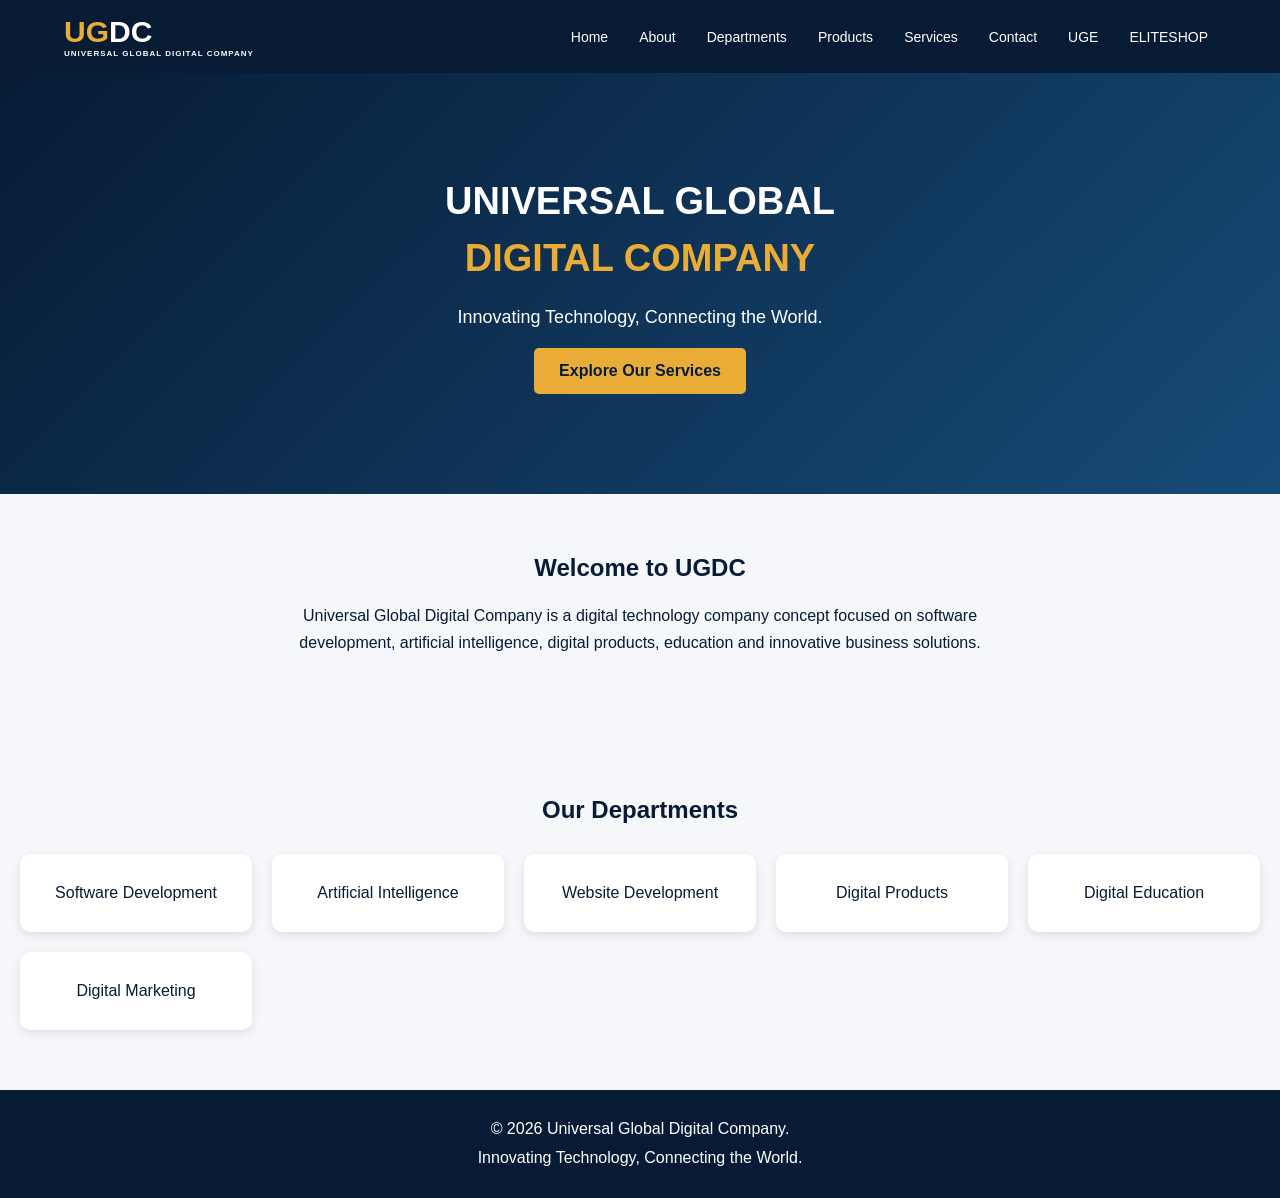
<file: index.html>
<!DOCTYPE html>
<html lang="en">

<head>
    <meta charset="UTF-8">
    <meta name="viewport" content="width=device-width, initial-scale=1.0">

    <title>UGDC | Universal Global Digital Company</title>

    <meta name="description" content="Universal Global Digital Company - Software, AI, Website Development and Digital Solutions.">

    <link rel="stylesheet" href="css/style.css">
</head>

<body>

    
<header class="header">

    <a href="index.html" class="logo">
        <span>UG</span>DC
        <small>UNIVERSAL GLOBAL DIGITAL COMPANY</small>
    </a>

    <button class="menu-toggle" id="menuToggle">
        ☰
    </button>

    
<nav id="navMenu">

    <a href="index.html">Home</a>

    <a href="about.html">About</a>

    <a href="departments.html">Departments</a>

    <a href="products.html">Products</a>

    <a href="services.html">Services</a>

    <a href="contact.html">Contact</a>

    <!-- Connected Platforms -->

    <a href="https://osmanmsukwa32-ai.github.io/Universal-Global-Encyclopedia.-Bs/" target="_blank" rel="noopener noreferrer">UGE</a>

    <a href="https://osmanmsukwa32-ai.github.io/Eliteshop-/" target="_blank" rel="noopener noreferrer">ELITESHOP</a>

</nav>


</header>


    <section class="hero">

        <h1>
            UNIVERSAL GLOBAL
            <span>DIGITAL COMPANY</span>
        </h1>

        <p>
            Innovating Technology,
            Connecting the World.
        </p>

        <a href="services.html" class="btn">
            Explore Our Services
        </a>

    </section>

    <section class="about">

        <h2>Welcome to UGDC</h2>

        <p>
            Universal Global Digital Company is a digital
            technology company concept focused on software
            development, artificial intelligence, digital
            products, education and innovative business solutions.
        </p>

    </section>

    <section class="departments">

        <h2>Our Departments</h2>

        <div class="department-grid">

            <div class="card">Software Development</div>

            <div class="card">Artificial Intelligence</div>

            <div class="card">Website Development</div>

            <div class="card">Digital Products</div>

            <div class="card">Digital Education</div>

            <div class="card">Digital Marketing</div>

        </div>

    </section>

    <footer>
        <p>
            © <span id="year"></span>
            Universal Global Digital Company.
        </p>

        <p>Innovating Technology, Connecting the World.</p>
    </footer>

    <script src="js/script.js"></script>

</body>
</html>
</file>
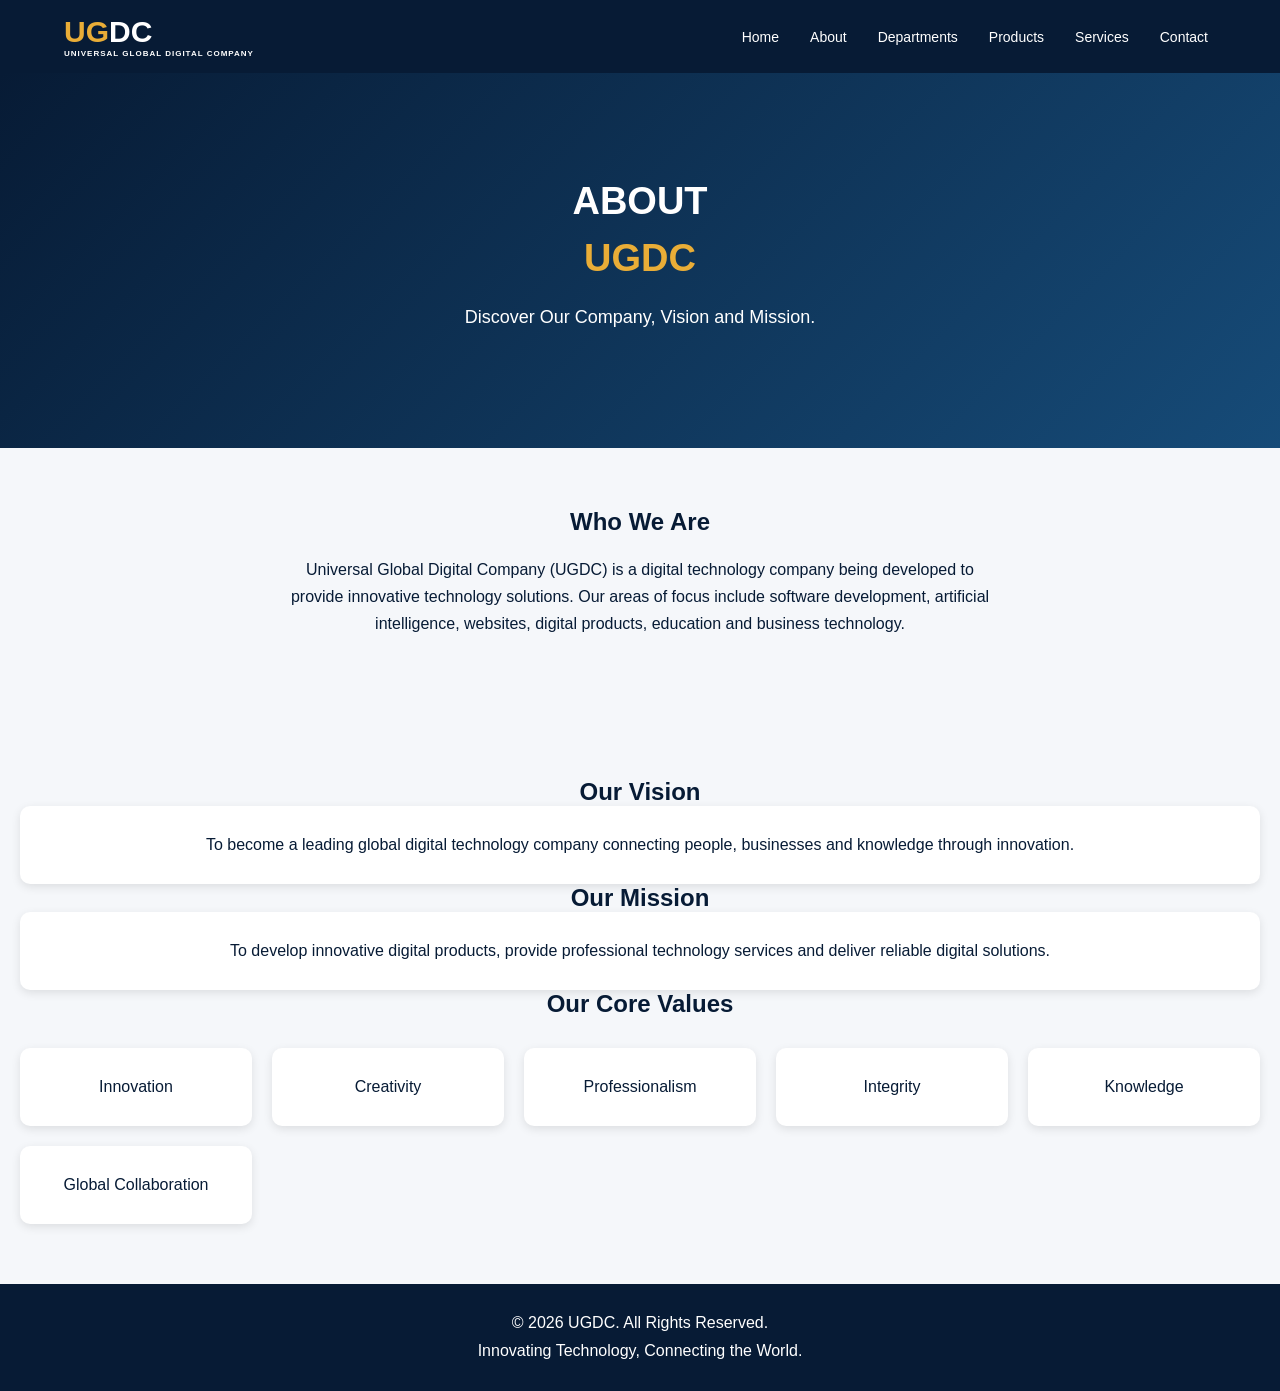
<file: about.html>
<!DOCTYPE html>
<html lang="en">

<head>
    <meta charset="UTF-8">
    <meta name="viewport" content="width=device-width, initial-scale=1.0">

    <title>About UGDC | Universal Global Digital Company</title>

    <link rel="stylesheet" href="css/style.css">
</head>

<body>

<header class="header">

    <a href="index.html" class="logo">
        <span>UG</span>DC
        <small>UNIVERSAL GLOBAL DIGITAL COMPANY</small>
    </a>

    <button class="menu-toggle" id="menuToggle">☰</button>

    <nav id="navMenu">
        <a href="index.html">Home</a>
        <a href="about.html">About</a>
        <a href="departments.html">Departments</a>
        <a href="products.html">Products</a>
        <a href="services.html">Services</a>
        <a href="contact.html">Contact</a>
    </nav>

</header>

<section class="hero">
    <h1>ABOUT <span>UGDC</span></h1>

    <p>Discover Our Company, Vision and Mission.</p>
</section>

<section class="about">

    <h2>Who We Are</h2>

    <p>
        Universal Global Digital Company (UGDC) is a
        digital technology company being developed to
        provide innovative technology solutions.
        Our areas of focus include software development,
        artificial intelligence, websites, digital products,
        education and business technology.
    </p>

</section>

<section class="departments">

    <h2>Our Vision</h2>

    <div class="card">
        To become a leading global digital technology
        company connecting people, businesses and
        knowledge through innovation.
    </div>

    <h2>Our Mission</h2>

    <div class="card">
        To develop innovative digital products,
        provide professional technology services
        and deliver reliable digital solutions.
    </div>

    <h2>Our Core Values</h2>

    <div class="department-grid">

        <div class="card">Innovation</div>
        <div class="card">Creativity</div>
        <div class="card">Professionalism</div>
        <div class="card">Integrity</div>
        <div class="card">Knowledge</div>
        <div class="card">Global Collaboration</div>

    </div>

</section>

<footer>
    <p>© <span id="year"></span> UGDC. All Rights Reserved.</p>
    <p>Innovating Technology, Connecting the World.</p>
</footer>

<script src="js/script.js"></script>

</body>
</html>
</file>
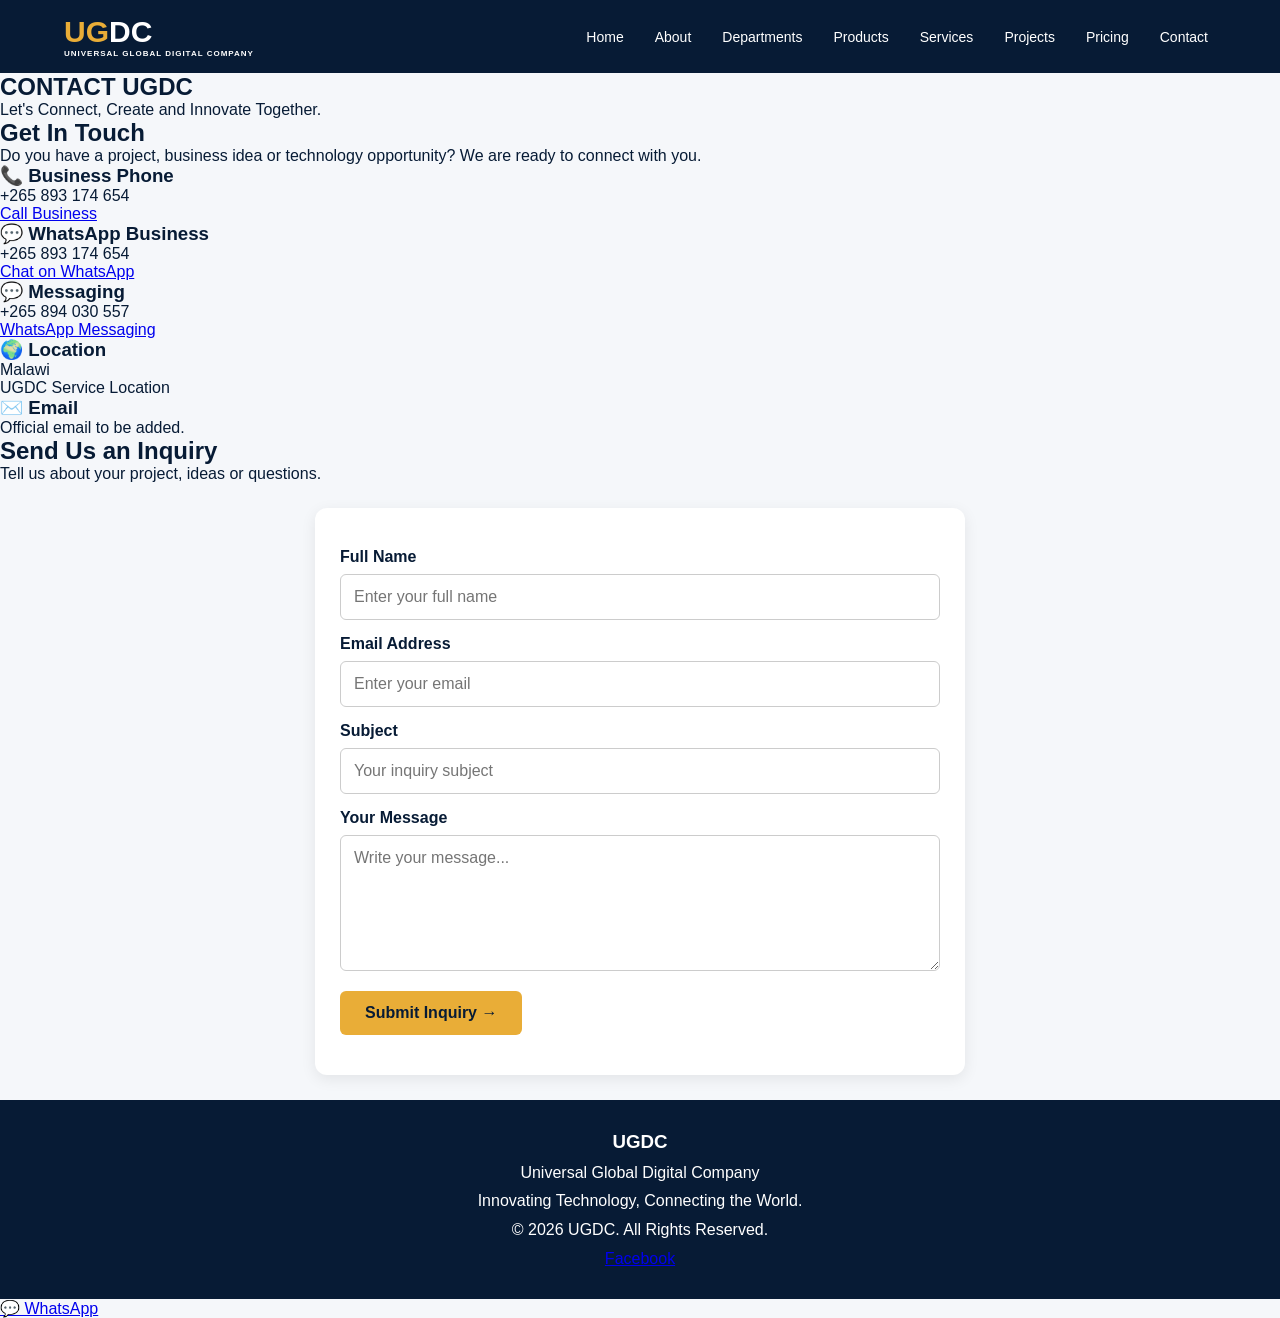
<file: contact.html>
<!DOCTYPE html>
<html lang="en">

<head>
    <meta charset="UTF-8">
    <meta name="viewport" content="width=device-width, initial-scale=1.0">

    <title>Contact Us | UGDC</title>

    <meta name="description"
          content="Contact Universal Global Digital Company for digital services, technology, business and innovation.">

    <link rel="stylesheet" href="css/style.css">
</head>

<body>

<!-- HEADER -->
<header class="header">

    <a href="index.html" class="logo">
        <span>UG</span>DC
        <small>UNIVERSAL GLOBAL DIGITAL COMPANY</small>
    </a>

    <button class="menu-toggle"
            id="menuToggle"
            type="button"
            aria-label="Open navigation menu"
            aria-expanded="false">
        ☰
    </button>

    <nav id="navMenu">
        <a href="index.html">Home</a>
        <a href="about.html">About</a>
        <a href="departments.html">Departments</a>
        <a href="products.html">Products</a>
        <a href="services.html">Services</a>
        <a href="projects.html">Projects</a>
        <a href="pricing.html">Pricing</a>
        <a href="contact.html">Contact</a>
    </nav>

</header>

<!-- CONTACT HERO -->
<section class="contact-hero">

    <h1>CONTACT <span>UGDC</span></h1>

    <p>Let's Connect, Create and Innovate Together.</p>

</section>

<!-- CONTACT INFORMATION -->
<section class="section contact-section">

    <h2>Get In Touch</h2>

    <p class="contact-intro">
        Do you have a project, business idea or technology
        opportunity? We are ready to connect with you.
    </p>

    <div class="contact-grid">

        <!-- BUSINESS PHONE -->
        <div class="contact-card">

            <h3>📞 Business Phone</h3>

            <p>+265 893 174 654</p>

            <a href="tel:+265893174654">
                Call Business
            </a>

        </div>

        <!-- WHATSAPP BUSINESS -->
        <div class="contact-card">

            <h3>💬 WhatsApp Business</h3>

            <p>+265 893 174 654</p>

            <a href="https://wa.me/265893174654"
               target="_blank"
               rel="noopener noreferrer">
                Chat on WhatsApp
            </a>

        </div>

        <!-- MESSAGING -->
        <div class="contact-card">

            <h3>💬 Messaging</h3>

            <p>+265 894 030 557</p>

            <a href="https://wa.me/265894030557"
               target="_blank"
               rel="noopener noreferrer">
                WhatsApp Messaging
            </a>

        </div>

        <!-- LOCATION -->
        <div class="contact-card">

            <h3>🌍 Location</h3>

            <p>Malawi</p>

            <span>UGDC Service Location</span>

        </div>

        <!-- EMAIL -->
        <div class="contact-card">

            <h3>✉️ Email</h3>

            <p>Official email to be added.</p>

        </div>

    </div>

</section>

<!-- CONTACT INQUIRY FORM -->
<section class="section inquiry-section">

    <h2>Send Us an Inquiry</h2>

    <p>Tell us about your project, ideas or questions.</p>

    <form id="contactForm">

        <label for="name">Full Name</label>

        <input type="text"
               id="name"
               placeholder="Enter your full name"
               required>

        <label for="email">Email Address</label>

        <input type="email"
               id="email"
               placeholder="Enter your email"
               required>

        <label for="subject">Subject</label>

        <input type="text"
               id="subject"
               placeholder="Your inquiry subject"
               required>

        <label for="message">Your Message</label>

        <textarea id="message"
                  rows="6"
                  placeholder="Write your message..."
                  required></textarea>

        <button type="submit">
            Submit Inquiry →
        </button>

        <p id="formMessage"></p>

    </form>

</section>

<!-- FOOTER -->
<footer class="footer">

    <h3>UGDC</h3>

    <p>Universal Global Digital Company</p>

    <p>Innovating Technology, Connecting the World.</p>

    <p>
        © <span id="year"></span>
        UGDC. All Rights Reserved.
    </p>
  
<div class="social-links">
    <a href="https://www.facebook.com/share/1BVsYKTQzs/"
       target="_blank"
       rel="noopener noreferrer">
        Facebook
    </a>
</div>


</footer>
  
<!-- UGDC FLOATING WHATSAPP BUTTON -->

<a href="https://wa.me/265893174654"
   class="whatsapp-float"
   target="_blank"
   rel="noopener noreferrer"
   aria-label="Chat with UGDC on WhatsApp">

    💬 WhatsApp

</a>


<!-- JAVASCRIPT CONNECTION -->
<script src="js/script.js"></script>

</body>
</html>
</file>
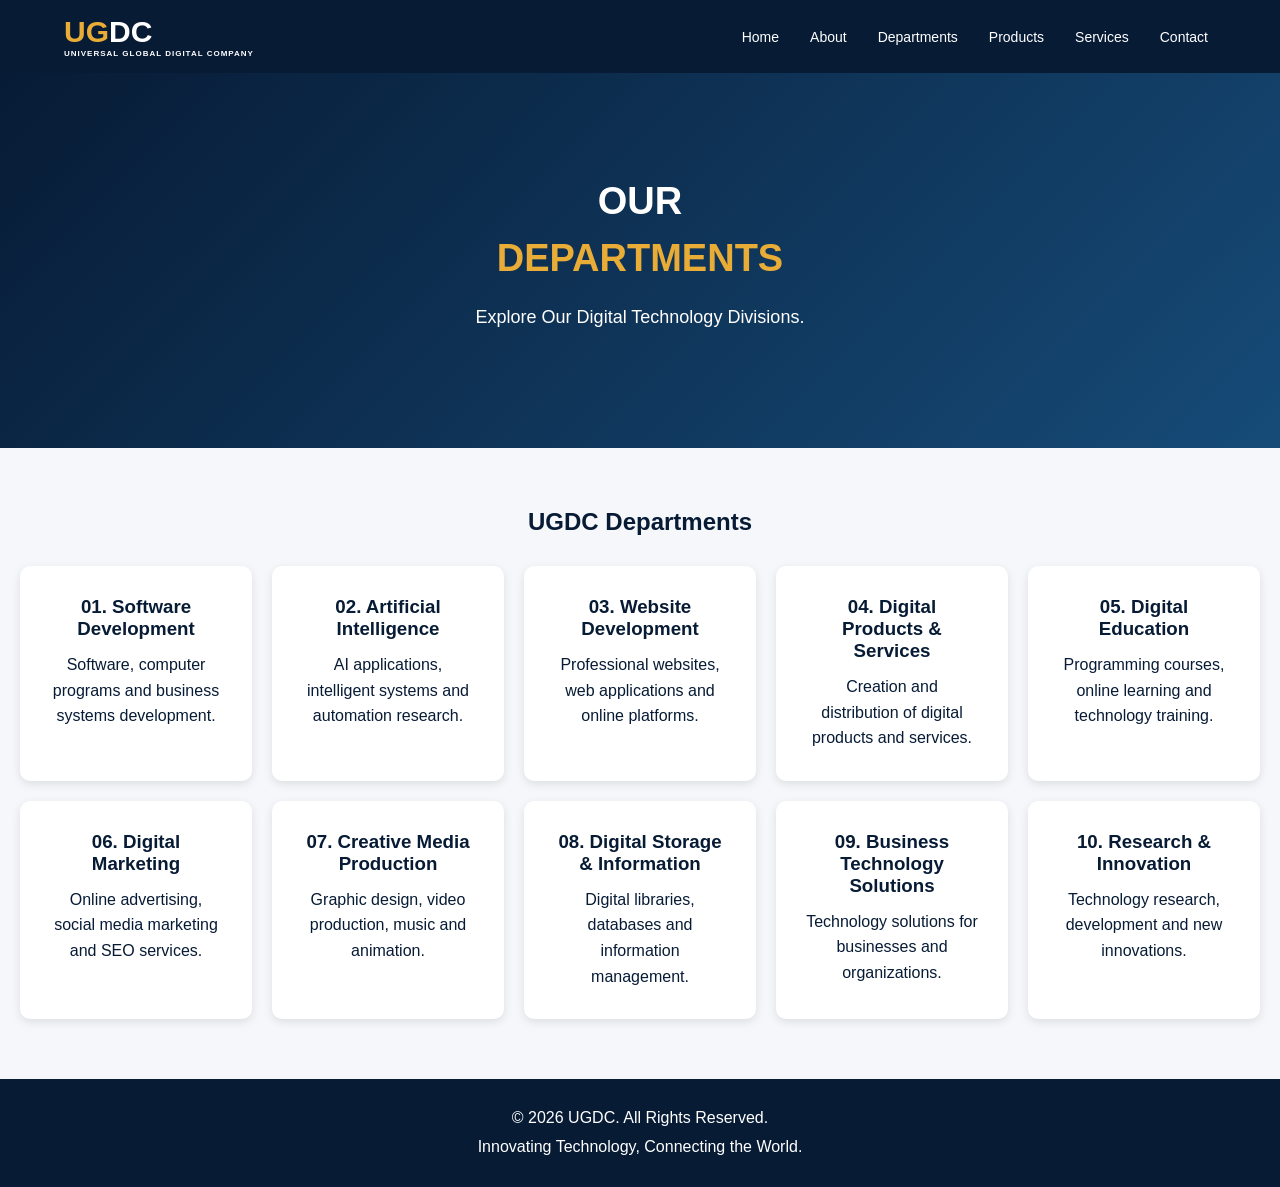
<file: departments.html>
<!DOCTYPE html>
<html lang="en">

<head>
    <meta charset="UTF-8">
    <meta name="viewport" content="width=device-width, initial-scale=1.0">

    <title>UGDC Departments</title>

    <link rel="stylesheet" href="css/style.css">
</head>

<body>

<header class="header">

    <a href="index.html" class="logo">
        <span>UG</span>DC
        <small>UNIVERSAL GLOBAL DIGITAL COMPANY</small>
    </a>

    <button class="menu-toggle" id="menuToggle">☰</button>

    <nav id="navMenu">
        <a href="index.html">Home</a>
        <a href="about.html">About</a>
        <a href="departments.html">Departments</a>
        <a href="products.html">Products</a>
        <a href="services.html">Services</a>
        <a href="contact.html">Contact</a>
    </nav>

</header>

<section class="hero">

    <h1>OUR <span>DEPARTMENTS</span></h1>

    <p>Explore Our Digital Technology Divisions.</p>

</section>

<section class="departments">

    <h2>UGDC Departments</h2>

    <div class="department-grid">

        <div class="card">
            <h3>01. Software Development</h3>
            <p>Software, computer programs and business systems development.</p>
        </div>

        <div class="card">
            <h3>02. Artificial Intelligence</h3>
            <p>AI applications, intelligent systems and automation research.</p>
        </div>

        <div class="card">
            <h3>03. Website Development</h3>
            <p>Professional websites, web applications and online platforms.</p>
        </div>

        <div class="card">
            <h3>04. Digital Products & Services</h3>
            <p>Creation and distribution of digital products and services.</p>
        </div>

        <div class="card">
            <h3>05. Digital Education</h3>
            <p>Programming courses, online learning and technology training.</p>
        </div>

        <div class="card">
            <h3>06. Digital Marketing</h3>
            <p>Online advertising, social media marketing and SEO services.</p>
        </div>

        <div class="card">
            <h3>07. Creative Media Production</h3>
            <p>Graphic design, video production, music and animation.</p>
        </div>

        <div class="card">
            <h3>08. Digital Storage & Information</h3>
            <p>Digital libraries, databases and information management.</p>
        </div>

        <div class="card">
            <h3>09. Business Technology Solutions</h3>
            <p>Technology solutions for businesses and organizations.</p>
        </div>

        <div class="card">
            <h3>10. Research & Innovation</h3>
            <p>Technology research, development and new innovations.</p>
        </div>

    </div>

</section>

<footer>

    <p>© <span id="year"></span> UGDC. All Rights Reserved.</p>

    <p>Innovating Technology, Connecting the World.</p>

</footer>

<script src="js/script.js"></script>

</body>
</html>
</file>
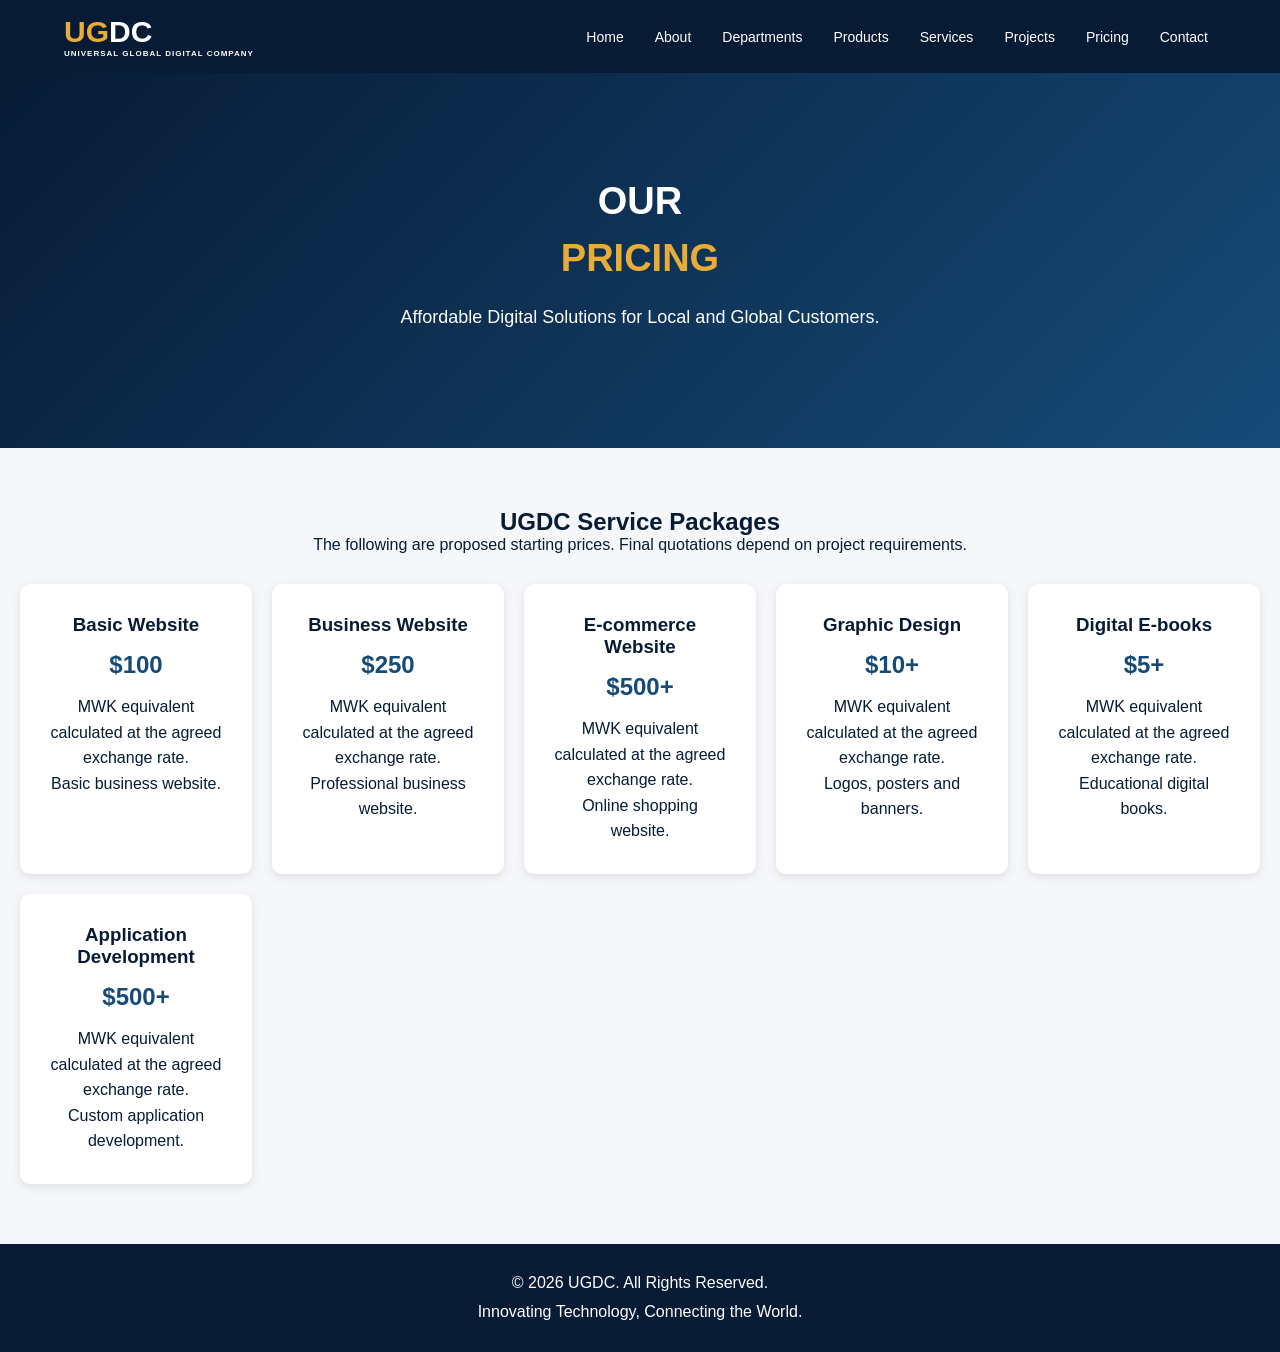
<file: pricing.html>
<!DOCTYPE html>
<html lang="en">

<head>
    <meta charset="UTF-8">
    <meta name="viewport" content="width=device-width, initial-scale=1.0">

    <title>UGDC | International Pricing</title>

    <link rel="stylesheet" href="css/style.css">
</head>

<body>

<header class="header">

    <a href="index.html" class="logo">
        <span>UG</span>DC
        <small>UNIVERSAL GLOBAL DIGITAL COMPANY</small>
    </a>

    <button class="menu-toggle" id="menuToggle">☰</button>

    <nav id="navMenu">
        <a href="index.html">Home</a>
        <a href="about.html">About</a>
        <a href="departments.html">Departments</a>
        <a href="products.html">Products</a>
        <a href="services.html">Services</a>
        <a href="projects.html">Projects</a>
        <a href="pricing.html">Pricing</a>
        <a href="contact.html">Contact</a>
    </nav>

</header>

<section class="hero">

    <h1>OUR <span>PRICING</span></h1>

    <p>Affordable Digital Solutions for Local and Global Customers.</p>

</section>

<section class="departments">

    <h2>UGDC Service Packages</h2>

    <p>
        The following are proposed starting prices.
        Final quotations depend on project requirements.
    </p>

    <div class="department-grid">

        <div class="card">
            <h3>Basic Website</h3>
            <h2>$100</h2>
            <p>MWK equivalent calculated at the agreed exchange rate.</p>
            <p>Basic business website.</p>
        </div>

        <div class="card">
            <h3>Business Website</h3>
            <h2>$250</h2>
            <p>MWK equivalent calculated at the agreed exchange rate.</p>
            <p>Professional business website.</p>
        </div>

        <div class="card">
            <h3>E-commerce Website</h3>
            <h2>$500+</h2>
            <p>MWK equivalent calculated at the agreed exchange rate.</p>
            <p>Online shopping website.</p>
        </div>

        <div class="card">
            <h3>Graphic Design</h3>
            <h2>$10+</h2>
            <p>MWK equivalent calculated at the agreed exchange rate.</p>
            <p>Logos, posters and banners.</p>
        </div>

        <div class="card">
            <h3>Digital E-books</h3>
            <h2>$5+</h2>
            <p>MWK equivalent calculated at the agreed exchange rate.</p>
            <p>Educational digital books.</p>
        </div>

        <div class="card">
            <h3>Application Development</h3>
            <h2>$500+</h2>
            <p>MWK equivalent calculated at the agreed exchange rate.</p>
            <p>Custom application development.</p>
        </div>

    </div>

</section>

<footer>

    <p>© <span id="year"></span> UGDC. All Rights Reserved.</p>

    <p>Innovating Technology, Connecting the World.</p>

</footer>

<script src="js/script.js"></script>

</body>
</html>
</file>
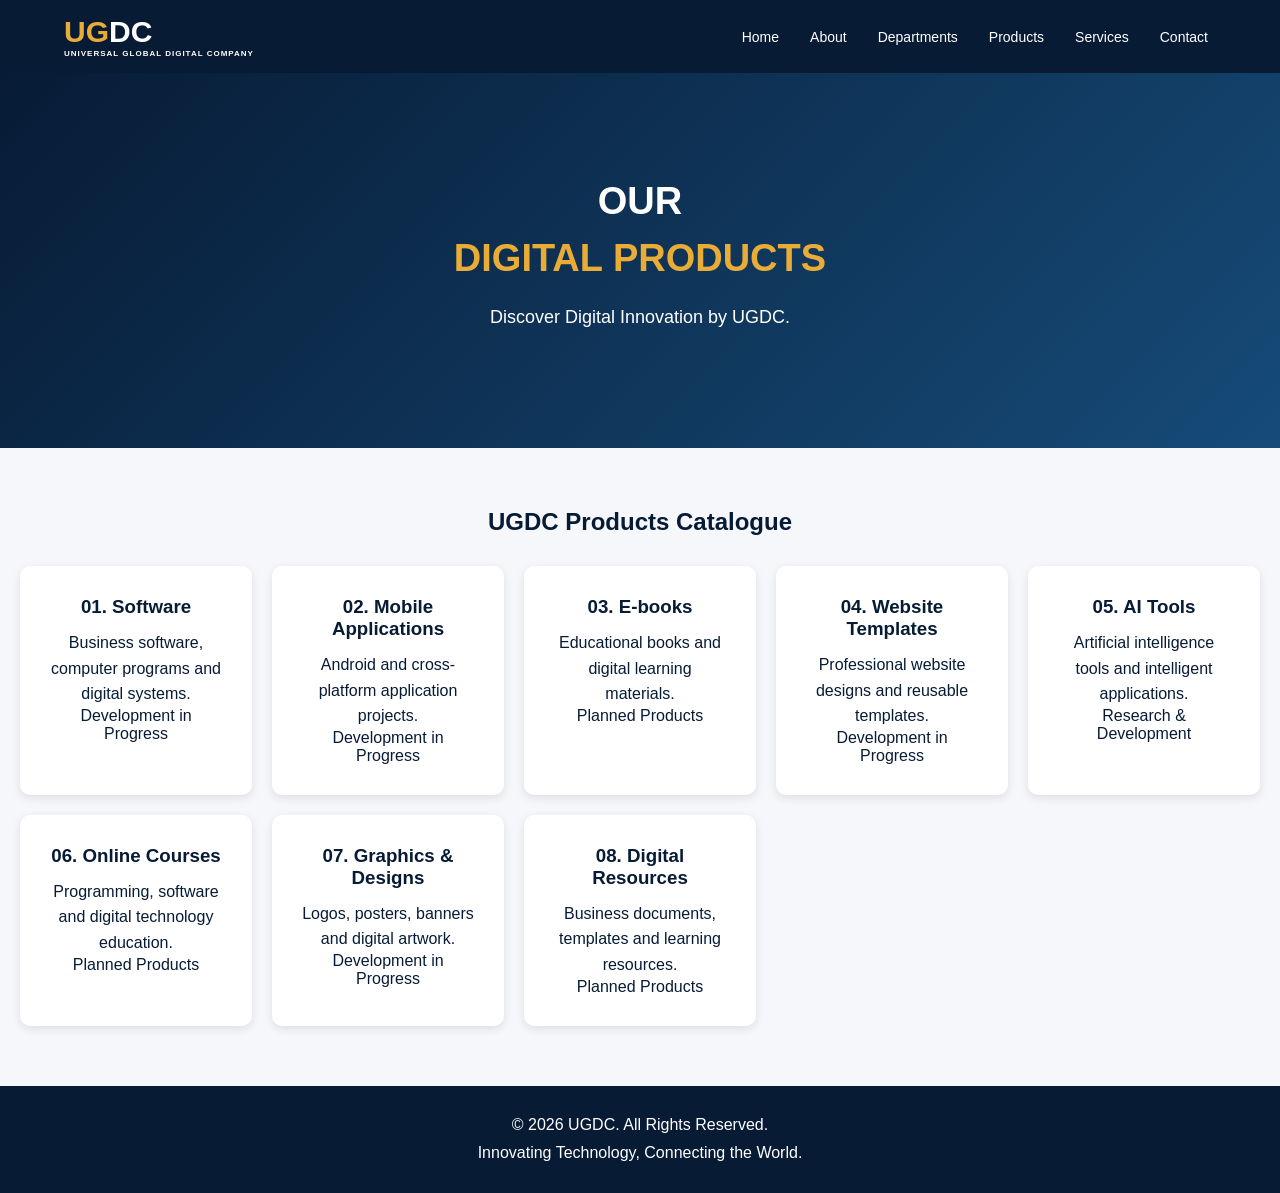
<file: products.html>
<!DOCTYPE html>
<html lang="en">

<head>
    <meta charset="UTF-8">
    <meta name="viewport" content="width=device-width, initial-scale=1.0">

    <title>UGDC | Digital Products</title>

    <link rel="stylesheet" href="css/style.css">
</head>

<body>

<header class="header">

    <a href="index.html" class="logo">
        <span>UG</span>DC
        <small>UNIVERSAL GLOBAL DIGITAL COMPANY</small>
    </a>

    <button class="menu-toggle" id="menuToggle">☰</button>

    <nav id="navMenu">
        <a href="index.html">Home</a>
        <a href="about.html">About</a>
        <a href="departments.html">Departments</a>
        <a href="products.html">Products</a>
        <a href="services.html">Services</a>
        <a href="contact.html">Contact</a>
    </nav>

</header>

<section class="hero">

    <h1>OUR <span>DIGITAL PRODUCTS</span></h1>

    <p>Discover Digital Innovation by UGDC.</p>

</section>

<section class="departments">

    <h2>UGDC Products Catalogue</h2>

    <div class="department-grid">

        <div class="card">
            <h3>01. Software</h3>
            <p>Business software, computer programs and digital systems.</p>
            <span>Development in Progress</span>
        </div>

        <div class="card">
            <h3>02. Mobile Applications</h3>
            <p>Android and cross-platform application projects.</p>
            <span>Development in Progress</span>
        </div>

        <div class="card">
            <h3>03. E-books</h3>
            <p>Educational books and digital learning materials.</p>
            <span>Planned Products</span>
        </div>

        <div class="card">
            <h3>04. Website Templates</h3>
            <p>Professional website designs and reusable templates.</p>
            <span>Development in Progress</span>
        </div>

        <div class="card">
            <h3>05. AI Tools</h3>
            <p>Artificial intelligence tools and intelligent applications.</p>
            <span>Research & Development</span>
        </div>

        <div class="card">
            <h3>06. Online Courses</h3>
            <p>Programming, software and digital technology education.</p>
            <span>Planned Products</span>
        </div>

        <div class="card">
            <h3>07. Graphics & Designs</h3>
            <p>Logos, posters, banners and digital artwork.</p>
            <span>Development in Progress</span>
        </div>

        <div class="card">
            <h3>08. Digital Resources</h3>
            <p>Business documents, templates and learning resources.</p>
            <span>Planned Products</span>
        </div>

    </div>

</section>

<footer>

    <p>© <span id="year"></span> UGDC. All Rights Reserved.</p>

    <p>Innovating Technology, Connecting the World.</p>

</footer>

<script src="js/script.js"></script>

</body>
</html>
</file>
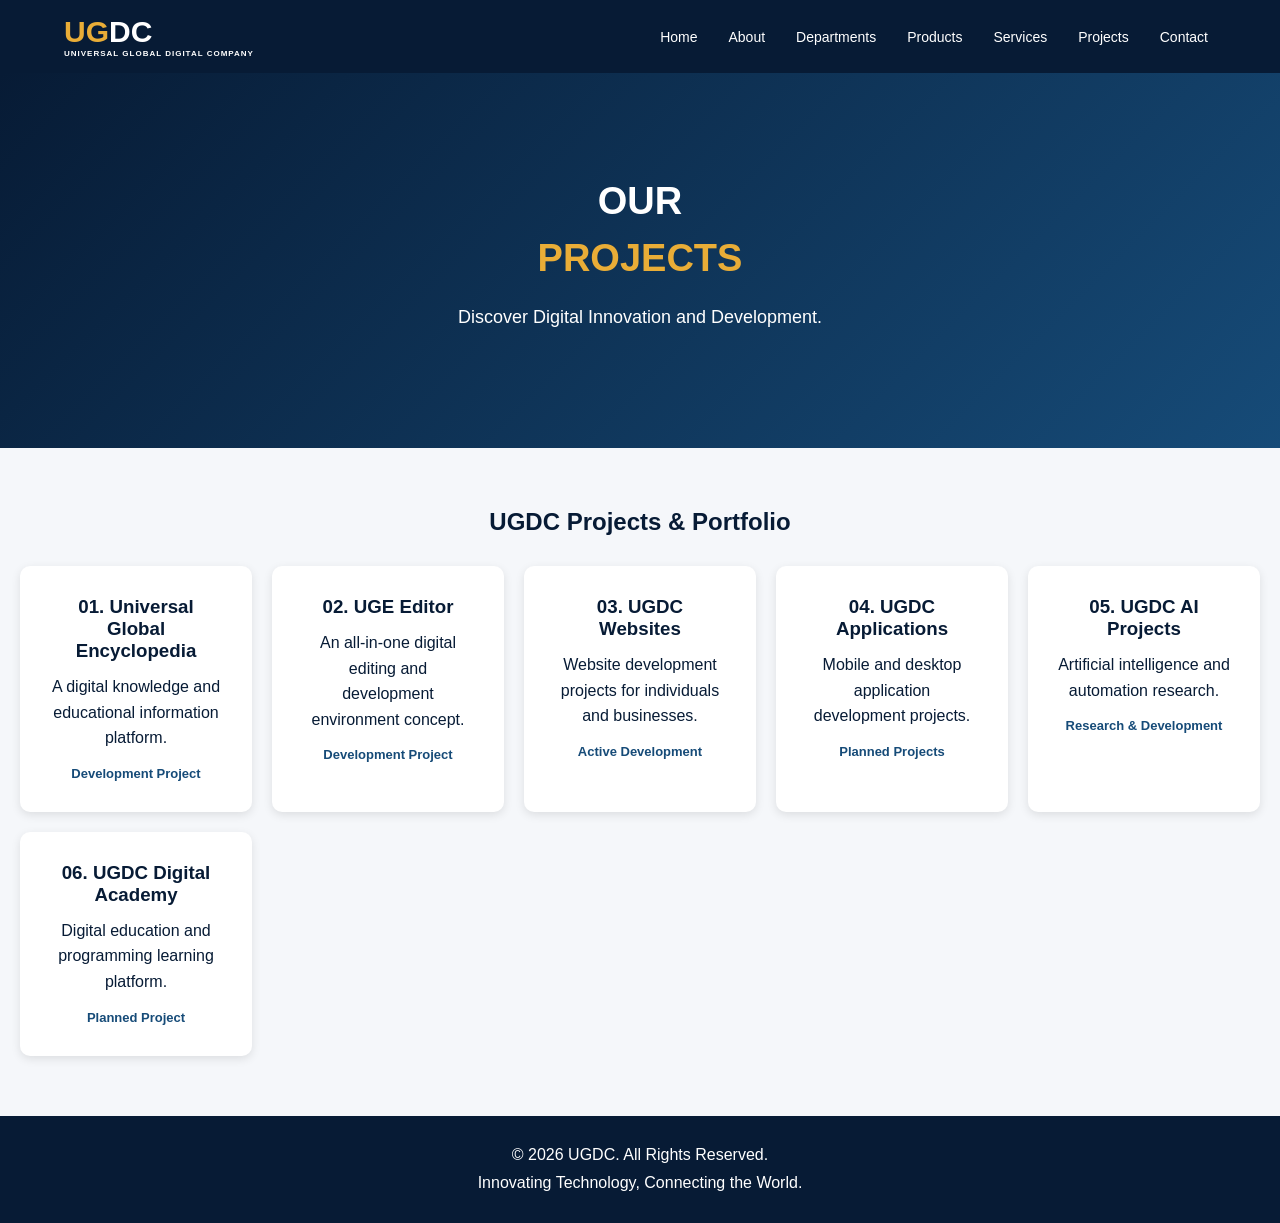
<file: projects.html>
<!DOCTYPE html>
<html lang="en">

<head>
    <meta charset="UTF-8">
    <meta name="viewport" content="width=device-width, initial-scale=1.0">

    <title>UGDC | Projects & Portfolio</title>

    <link rel="stylesheet" href="css/style.css">
</head>

<body>

<header class="header">

    <a href="index.html" class="logo">
        <span>UG</span>DC
        <small>UNIVERSAL GLOBAL DIGITAL COMPANY</small>
    </a>

    <button class="menu-toggle" id="menuToggle">☰</button>

    <nav id="navMenu">
        <a href="index.html">Home</a>
        <a href="about.html">About</a>
        <a href="departments.html">Departments</a>
        <a href="products.html">Products</a>
        <a href="services.html">Services</a>
        <a href="projects.html">Projects</a>
        <a href="contact.html">Contact</a>
    </nav>

</header>

<section class="hero">

    <h1>OUR <span>PROJECTS</span></h1>

    <p>Discover Digital Innovation and Development.</p>

</section>

<section class="departments">

    <h2>UGDC Projects & Portfolio</h2>

    <div class="department-grid">

        <div class="card">
            <h3>01. Universal Global Encyclopedia</h3>
            <p>
                A digital knowledge and educational
                information platform.
            </p>
            <strong>Development Project</strong>
        </div>

        <div class="card">
            <h3>02. UGE Editor</h3>
            <p>
                An all-in-one digital editing and
                development environment concept.
            </p>
            <strong>Development Project</strong>
        </div>

        <div class="card">
            <h3>03. UGDC Websites</h3>
            <p>
                Website development projects for
                individuals and businesses.
            </p>
            <strong>Active Development</strong>
        </div>

        <div class="card">
            <h3>04. UGDC Applications</h3>
            <p>
                Mobile and desktop application
                development projects.
            </p>
            <strong>Planned Projects</strong>
        </div>

        <div class="card">
            <h3>05. UGDC AI Projects</h3>
            <p>
                Artificial intelligence and
                automation research.
            </p>
            <strong>Research & Development</strong>
        </div>

        <div class="card">
            <h3>06. UGDC Digital Academy</h3>
            <p>
                Digital education and programming
                learning platform.
            </p>
            <strong>Planned Project</strong>
        </div>

    </div>

</section>

<footer>

    <p>© <span id="year"></span> UGDC. All Rights Reserved.</p>

    <p>Innovating Technology, Connecting the World.</p>

</footer>

<script src="js/script.js"></script>

</body>
</html>
</file>
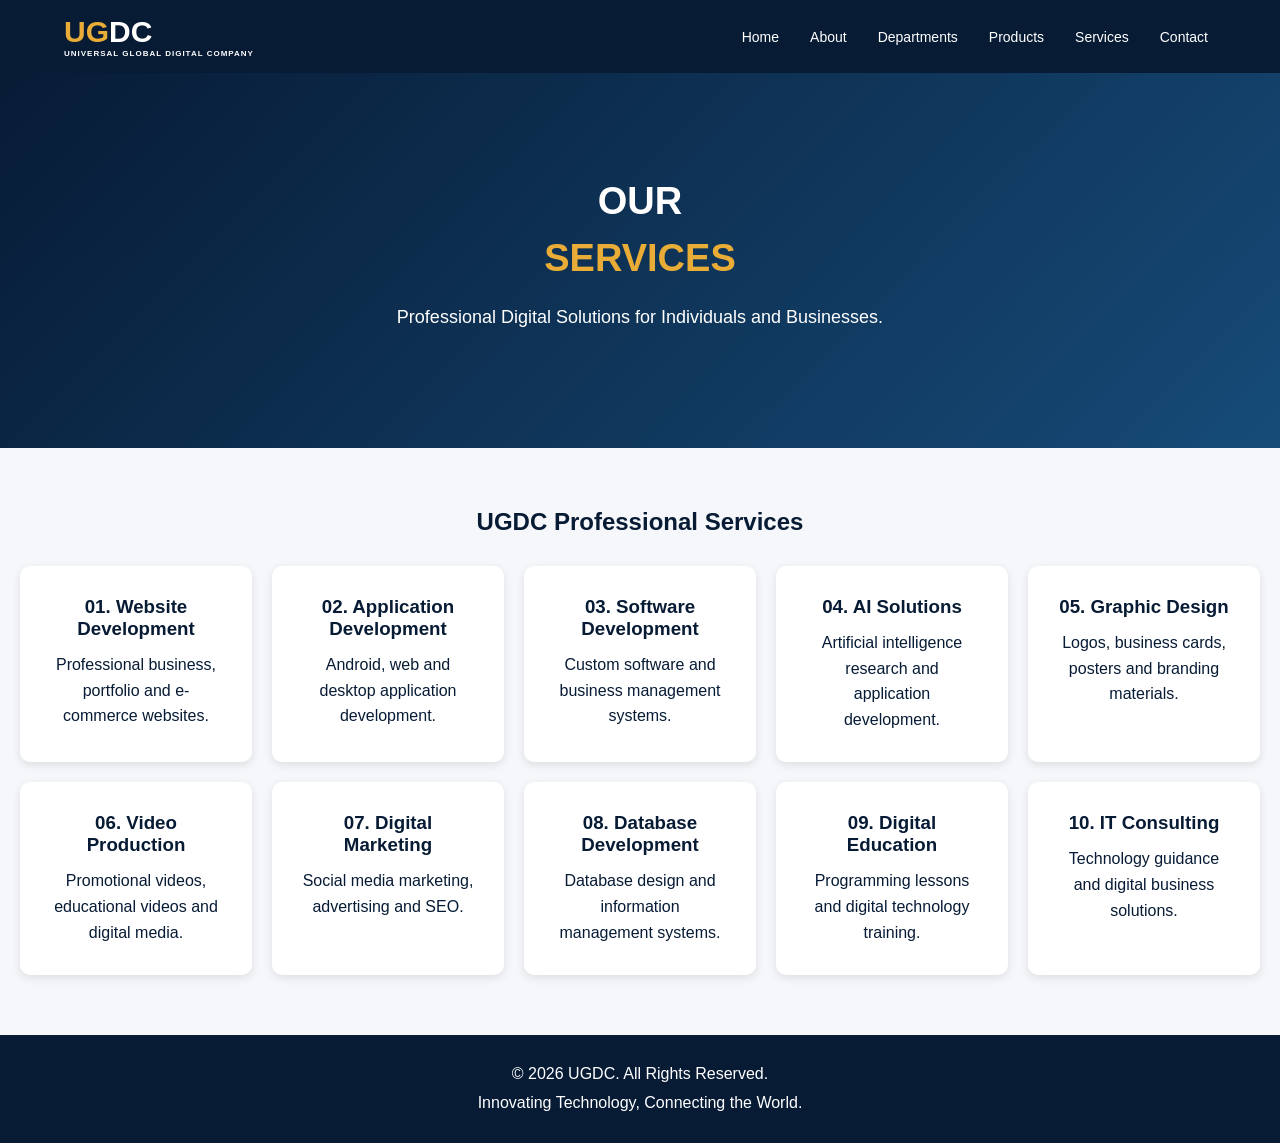
<file: services.html>
<!DOCTYPE html>
<html lang="en">

<head>
    <meta charset="UTF-8">
    <meta name="viewport" content="width=device-width, initial-scale=1.0">

    <title>UGDC | Our Services</title>

    <link rel="stylesheet" href="css/style.css">
</head>

<body>

<header class="header">

    <a href="index.html" class="logo">
        <span>UG</span>DC
        <small>UNIVERSAL GLOBAL DIGITAL COMPANY</small>
    </a>

    <button class="menu-toggle" id="menuToggle">☰</button>

    <nav id="navMenu">
        <a href="index.html">Home</a>
        <a href="about.html">About</a>
        <a href="departments.html">Departments</a>
        <a href="products.html">Products</a>
        <a href="services.html">Services</a>
        <a href="contact.html">Contact</a>
    </nav>

</header>

<section class="hero">

    <h1>OUR <span>SERVICES</span></h1>

    <p>Professional Digital Solutions for Individuals and Businesses.</p>

</section>

<section class="departments">

    <h2>UGDC Professional Services</h2>

    <div class="department-grid">

        <div class="card">
            <h3>01. Website Development</h3>
            <p>Professional business, portfolio and e-commerce websites.</p>
        </div>

        <div class="card">
            <h3>02. Application Development</h3>
            <p>Android, web and desktop application development.</p>
        </div>

        <div class="card">
            <h3>03. Software Development</h3>
            <p>Custom software and business management systems.</p>
        </div>

        <div class="card">
            <h3>04. AI Solutions</h3>
            <p>Artificial intelligence research and application development.</p>
        </div>

        <div class="card">
            <h3>05. Graphic Design</h3>
            <p>Logos, business cards, posters and branding materials.</p>
        </div>

        <div class="card">
            <h3>06. Video Production</h3>
            <p>Promotional videos, educational videos and digital media.</p>
        </div>

        <div class="card">
            <h3>07. Digital Marketing</h3>
            <p>Social media marketing, advertising and SEO.</p>
        </div>

        <div class="card">
            <h3>08. Database Development</h3>
            <p>Database design and information management systems.</p>
        </div>

        <div class="card">
            <h3>09. Digital Education</h3>
            <p>Programming lessons and digital technology training.</p>
        </div>

        <div class="card">
            <h3>10. IT Consulting</h3>
            <p>Technology guidance and digital business solutions.</p>
        </div>

    </div>

</section>

<footer>

    <p>© <span id="year"></span> UGDC. All Rights Reserved.</p>

    <p>Innovating Technology, Connecting the World.</p>

</footer>

<script src="js/script.js"></script>

</body>
</html>
</file>
<file: css/style.css>
* {
    margin: 0;
    padding: 0;
    box-sizing: border-box;
}

body {
    font-family: Arial, sans-serif;
    background: #f5f7fa;
    color: #071b35;
}

header {
    background: #071b35;
    color: white;
    padding: 20px;
    display: flex;
    justify-content: space-between;
    align-items: center;
    flex-wrap: wrap;
}

.logo {
    font-size: 30px;
    font-weight: bold;
    color: #e9ad37;
}

nav a {
    color: white;
    text-decoration: none;
    margin: 8px;
}

.hero {
    background: linear-gradient(135deg, #071b35, #164b78);
    color: white;
    text-align: center;
    padding: 100px 20px;
}

.hero h1 {
    font-size: 38px;
    line-height: 1.5;
}

.hero span {
    color: #e9ad37;
    display: block;
}

.hero p {
    margin: 20px;
    font-size: 18px;
}

.btn {
    display: inline-block;
    background: #e9ad37;
    color: #071b35;
    padding: 14px 25px;
    text-decoration: none;
    border-radius: 5px;
    font-weight: bold;
}

.about,
.departments {
    padding: 60px 20px;
    text-align: center;
}

.about p {
    max-width: 700px;
    margin: 20px auto;
    line-height: 1.7;
}

.department-grid {
    display: grid;
    grid-template-columns: repeat(auto-fit, minmax(200px, 1fr));
    gap: 20px;
    margin-top: 30px;
}

.card {
    background: white;
    padding: 30px;
    border-radius: 10px;
    box-shadow: 0 3px 10px rgba(0,0,0,0.1);
}

footer {
    background: #071b35;
    color: white;
    text-align: center;
    padding: 25px;
    line-height: 1.8;
}

@media (max-width: 600px) {
    header {
        flex-direction: column;
        gap: 15px;
    }

    nav {
        text-align: center;
    }

    .hero h1 {
        font-size: 28px;
    }
}

/* UGDC PROFESSIONAL NAVIGATION */

.header {
    background: #071b35;
    padding: 15px 5%;
    display: flex;
    justify-content: space-between;
    align-items: center;
    gap: 15px;
}

.logo {
    color: #ffffff;
    text-decoration: none;
    font-size: 30px;
    font-weight: bold;
}

.logo span {
    color: #e9ad37;
}

.logo small {
    display: block;
    font-size: 8px;
    letter-spacing: 1px;
    color: #ffffff;
}

.header nav {
    display: flex;
    flex-wrap: wrap;
    gap: 15px;
}

.header nav a {
    color: white;
    text-decoration: none;
    font-size: 14px;
}

.header nav a:hover {
    color: #e9ad37;
}

.menu-toggle {
    display: none;
    background: #e9ad37;
    color: #071b35;
    border: none;
    padding: 10px 14px;
    font-size: 22px;
    cursor: pointer;
}

@media (max-width: 768px) {

    .header {
        flex-wrap: wrap;
    }

    .menu-toggle {
        display: block;
    }

    .header nav {
        display: none;
        flex-direction: column;
        width: 100%;
        padding: 15px 0;
    }

    .header nav.active {
        display: flex;
    }
}

/* UGDC PROJECT STATUS */

.card strong {
    display: inline-block;
    margin-top: 15px;
    color: #164b78;
    font-size: 13px;
}

.card h3 {
    margin-bottom: 12px;
}

.card p {
    line-height: 1.6;
}

/* UGDC PRICING DESIGN */

.card h2 {
    color: #164b78;
    margin: 15px 0;
}

.card {
    transition: transform 0.3s ease;
}

.card:hover {
    transform: translateY(-5px);
}

/* ==========================
   UGDC CONTACT FORM DESIGN
========================== */

#contactForm {
    max-width: 650px;
    margin: 25px auto;
    padding: 25px;
    background: #ffffff;
    border-radius: 12px;
    box-shadow: 0 4px 15px rgba(0,0,0,0.08);
}

#contactForm label {
    display: block;
    margin: 15px 0 8px;
    font-weight: bold;
    color: #071b35;
}

#contactForm input,
#contactForm textarea {
    display: block;
    width: 100%;
    padding: 13px;
    border: 1px solid #ccc;
    border-radius: 6px;
    box-sizing: border-box;
    font-size: 16px;
    font-family: Arial, sans-serif;
}

#contactForm textarea {
    resize: vertical;
}

#contactForm input:focus,
#contactForm textarea:focus {
    outline: none;
    border-color: #164b78;
}

#contactForm button {
    margin-top: 20px;
    padding: 13px 25px;
    background: #e9ad37;
    color: #071b35;
    border: none;
    border-radius: 6px;
    font-size: 16px;
    font-weight: bold;
    cursor: pointer;
}

#contactForm button:hover {
    background: #071b35;
    color: #ffffff;
}

#formMessage {
    margin-top: 15px;
    color: #164b78;
}
</file>
